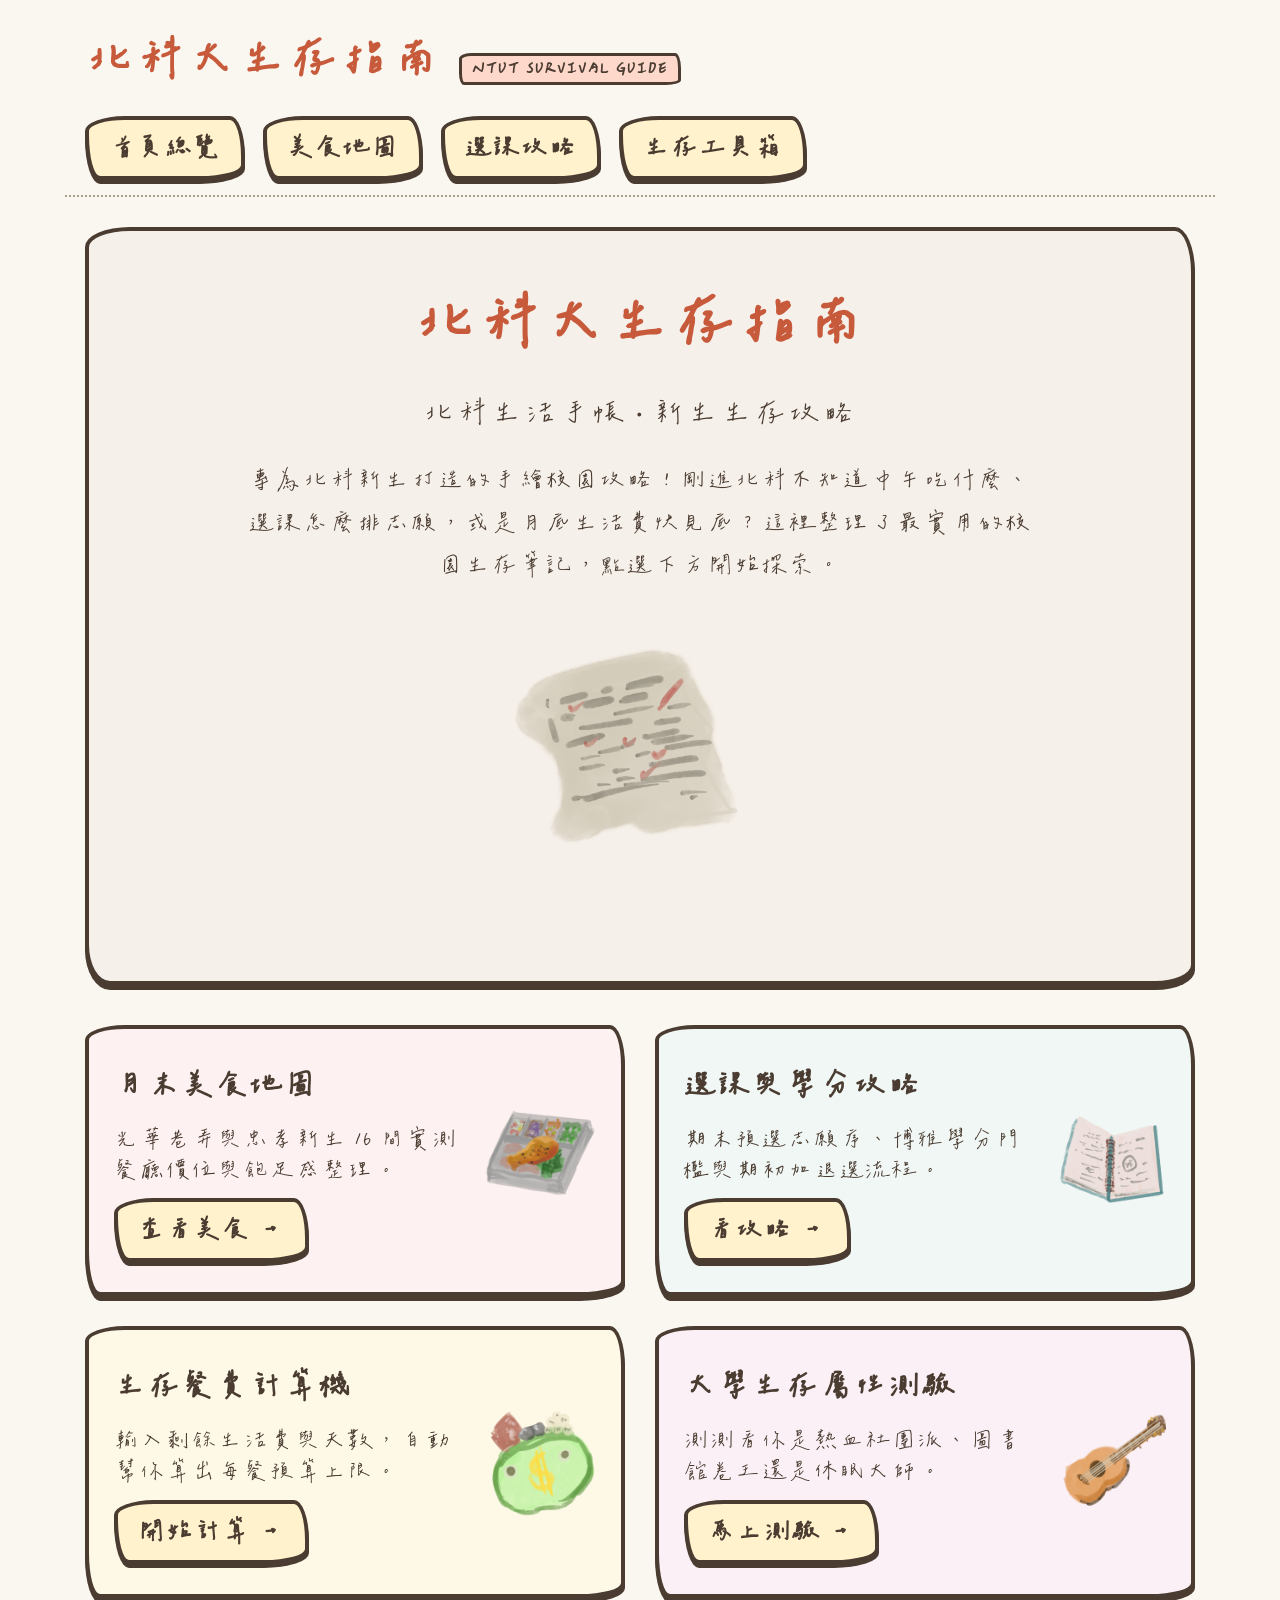
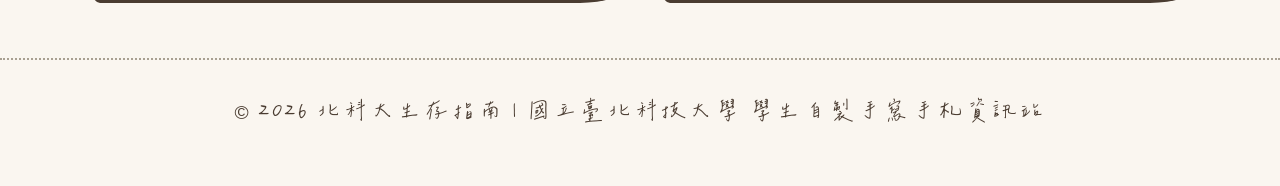
<file: Web_Programming_Midterm_Project/index.html>
<!DOCTYPE html>
<html lang="zh-TW">
<head>
  <meta charset="UTF-8">
  <meta name="viewport" content="width=device-width, initial-scale=1.0">
  <title>北科大生存指南 | 首頁</title>
  <link rel="stylesheet" href="style.css">
</head>
<body>
  <header>
    <div class="navbar">
      <div>
        <a href="index.html" class="brand-title">北科大生存指南</a>
        <span class="brand-sub">NTUT SURVIVAL GUIDE</span>
      </div>
      <nav>
        <a href="index.html" class="nav-link">首頁總覽</a>
        <a href="food.html" class="nav-link">美食地圖</a>
        <a href="courses.html" class="nav-link">選課攻略</a>
        <a href="tools.html" class="nav-link">生存工具箱</a>
      </nav>
    </div>
  </header>

  <main>
    <section class="hero-box">
      <div class="hero-title-large">北科大生存指南</div>
      <div class="hero-subtitle">北科生活手帳・新生生存攻略</div>
      <p style="margin: 0 auto; max-width: 800px;">專為北科新生打造的手繪校園攻略！剛進北科不知道中午吃什麼、選課怎麼排志願，或是月底生活費快見底？這裡整理了最實用的校園生存筆記，點選下方開始探索。</p>
      <img src="images/map.png" alt="北科大生存指南手繪大地圖" class="hero-img">
    </section>

    <section class="grid-2x2">
      <div class="sketch-box">
        <div class="card-content-wrapper">
          <div class="card-text">
            <h3>月末美食地圖</h3>
            <p style="font-size: 1.15rem; margin-bottom: 12px; line-height: 1.7;">光華巷弄與忠孝新生 16 間實測餐廳價位與飽足感整理。</p>
            <a href="food.html" class="hand-btn">查看美食 →</a>
          </div>
          <img src="images/food.png" alt="手繪便當插圖" class="card-img">
        </div>
      </div>

      <div class="sketch-box">
        <div class="card-content-wrapper">
          <div class="card-text">
            <h3>選課與學分攻略</h3>
            <p style="font-size: 1.15rem; margin-bottom: 12px; line-height: 1.7;">期末預選志願序、博雅學分門檻與期初加退選流程。</p>
            <a href="courses.html" class="hand-btn">看攻略 →</a>
          </div>
          <img src="images/courses.png" alt="手繪選課筆記插圖" class="card-img">
        </div>
      </div>

      <div class="sketch-box">
        <div class="card-content-wrapper">
          <div class="card-text">
            <h3>生存餐費計算機</h3>
            <p style="font-size: 1.15rem; margin-bottom: 12px; line-height: 1.7;">輸入剩餘生活費與天數，自動幫你算出每餐預算上限。</p>
            <a href="tools.html" class="hand-btn">開始計算 →</a>
          </div>
          <img src="images/budget.png" alt="手繪錢包插圖" class="card-img">
        </div>
      </div>

      <div class="sketch-box">
        <div class="card-content-wrapper">
          <div class="card-text">
            <h3>大學生存屬性測驗</h3>
            <p style="font-size: 1.15rem; margin-bottom: 12px; line-height: 1.7;">測測看你是熱血社團派、圖書館卷王還是休眠大師。</p>
            <a href="tools.html" class="hand-btn">馬上測驗 →</a>
          </div>
          <img src="images/quiz.png" alt="手繪吉他插圖" class="card-img">
        </div>
      </div>
    </section>
  </main>

  <footer>
    <p>© 2026 北科大生存指南 | 國立臺北科技大學 學生自製手寫手札資訊站</p>
  </footer>
</body>
</html>
</file>
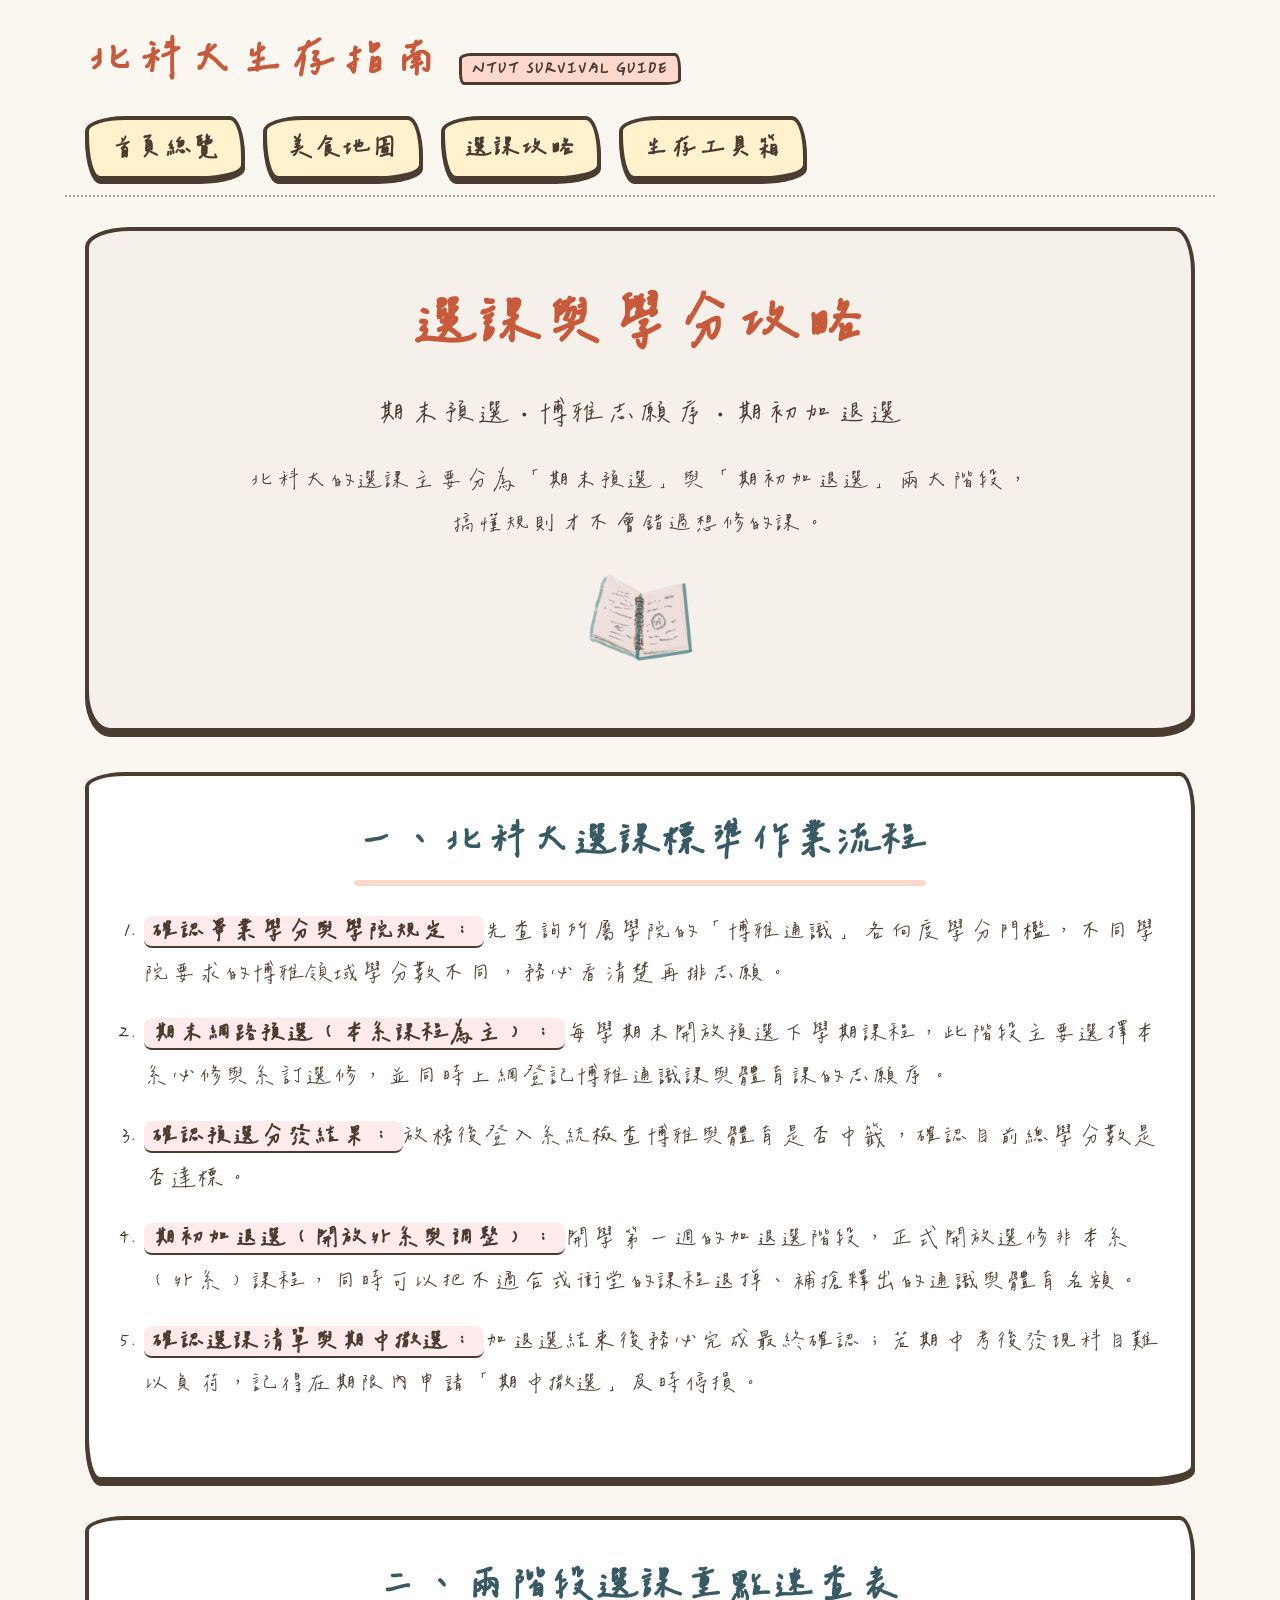
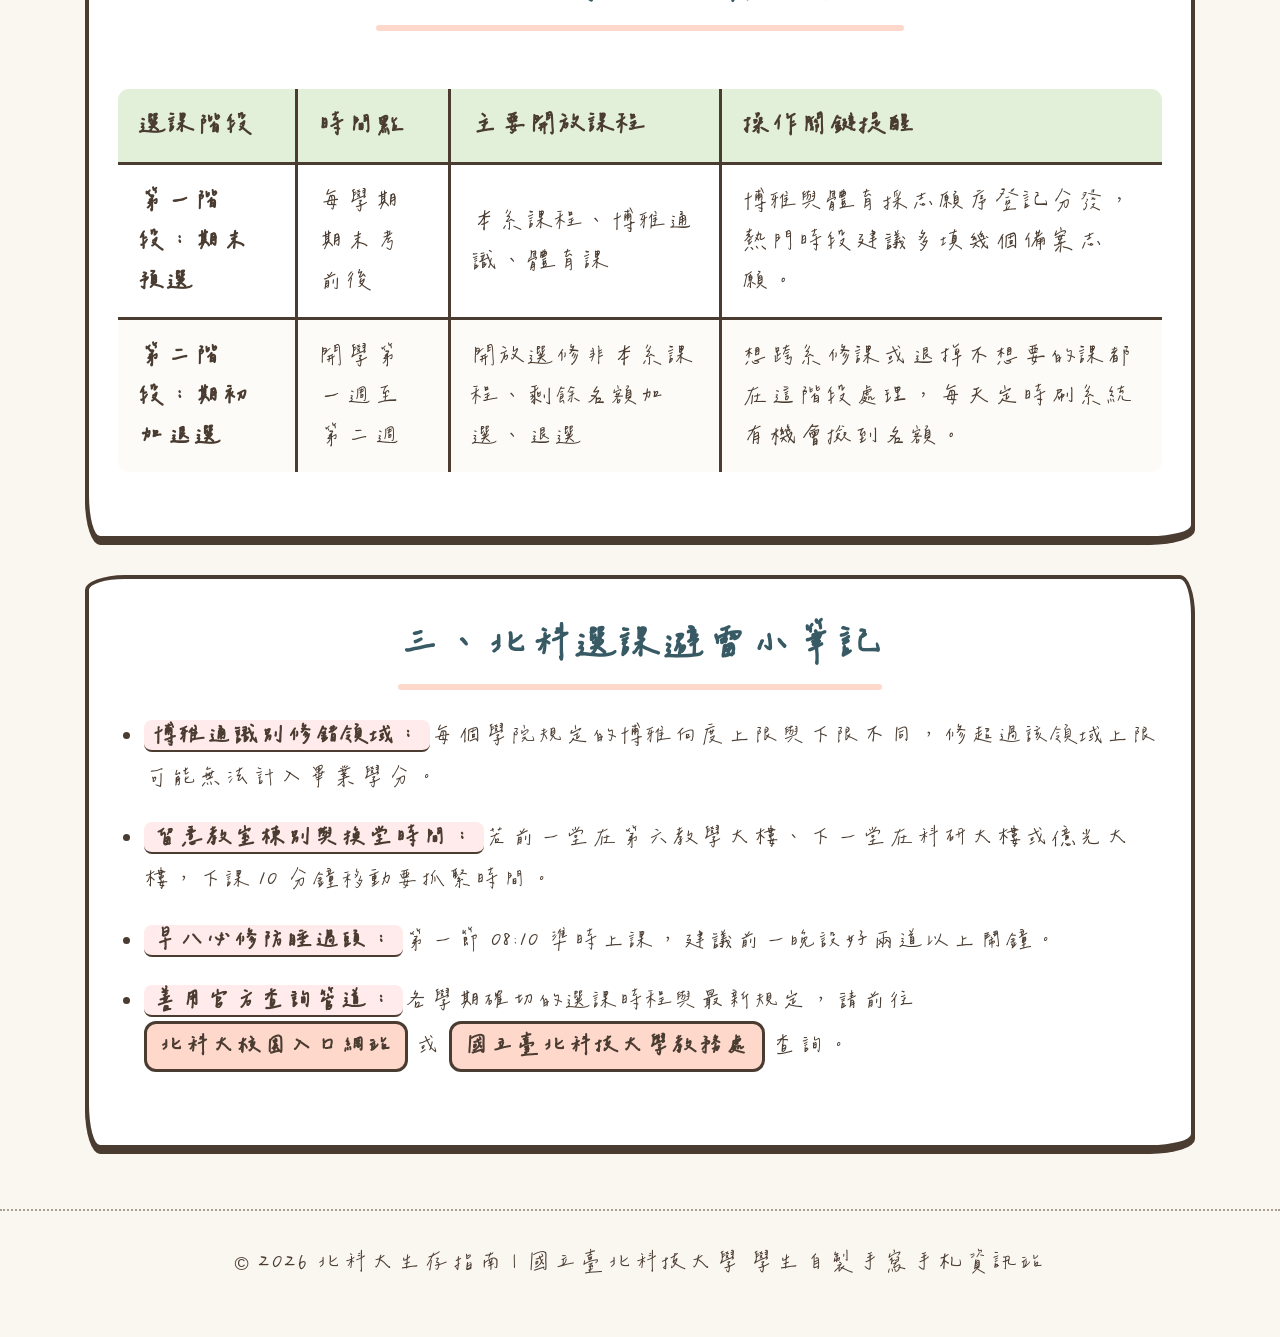
<file: Web_Programming_Midterm_Project/courses.html>
<!DOCTYPE html>
<html lang="zh-TW">
<head>
  <meta charset="UTF-8">
  <meta name="viewport" content="width=device-width, initial-scale=1.0">
  <title>北科大生存指南 | 選課攻略</title>
  <link rel="stylesheet" href="style.css">
</head>
<body>
  <header>
    <div class="navbar">
      <div>
        <a href="index.html" class="brand-title">北科大生存指南</a>
        <span class="brand-sub">NTUT SURVIVAL GUIDE</span>
      </div>
      <nav>
        <a href="index.html" class="nav-link">首頁總覽</a>
        <a href="food.html" class="nav-link">美食地圖</a>
        <a href="courses.html" class="nav-link">選課攻略</a>
        <a href="tools.html" class="nav-link">生存工具箱</a>
      </nav>
    </div>
  </header>

  <main>
    <section class="hero-box">
      <div class="hero-title-large">選課與學分攻略</div>
      <div class="hero-subtitle">期末預選・博雅志願序・期初加退選</div>
      <p style="margin: 0 auto; max-width: 800px;">北科大的選課主要分為「期末預選」與「期初加退選」兩大階段，搞懂規則才不會錯過想修的課。</p>
      <img src="images/courses.png" alt="手繪選課筆記插圖" class="card-img" style="margin: 20px auto 0 auto;">
    </section>

    <section class="sketch-box" style="margin-bottom: 35px;">
      <h2>一、北科大選課標準作業流程</h2>
      <ol>
        <li><strong>確認畢業學分與學院規定：</strong>先查詢所屬學院的「博雅通識」各向度學分門檻，不同學院要求的博雅領域學分數不同，務必看清楚再排志願。</li>
        <li><strong>期末網路預選（本系課程為主）：</strong>每學期末開放預選下學期課程，此階段主要選擇本系必修與系訂選修，並同時上網登記博雅通識課與體育課的志願序。</li>
        <li><strong>確認預選分發結果：</strong>放榜後登入系統檢查博雅與體育是否中籤，確認目前總學分數是否達標。</li>
        <li><strong>期初加退選（開放外系與調整）：</strong>開學第一週的加退選階段，正式開放選修非本系（外系）課程，同時可以把不適合或衝堂的課程退掉、補搶釋出的通識與體育名額。</li>
        <li><strong>確認選課清單與期中撤選：</strong>加退選結束後務必完成最終確認；若期中考後發現科目難以負荷，記得在期限內申請「期中撤選」及時停損。</li>
      </ol>
    </section>

    <section class="sketch-box" style="margin-bottom: 35px;">
      <h2>二、兩階段選課重點速查表</h2>
      <table>
        <thead>
          <tr>
            <th>選課階段</th>
            <th>時間點</th>
            <th>主要開放課程</th>
            <th>操作關鍵提醒</th>
          </tr>
        </thead>
        <tbody>
          <tr>
            <td><strong>第一階段：期末預選</strong></td>
            <td>每學期期末考前後</td>
            <td>本系課程、博雅通識、體育課</td>
            <td>博雅與體育採志願序登記分發，熱門時段建議多填幾個備案志願。</td>
          </tr>
          <tr>
            <td><strong>第二階段：期初加退選</strong></td>
            <td>開學第一週至第二週</td>
            <td>開放選修非本系課程、剩餘名額加選、退選</td>
            <td>想跨系修課或退掉不想要的課都在這階段處理，每天定時刷系統有機會撿到名額。</td>
          </tr>
        </tbody>
      </table>
    </section>

    <section class="sketch-box">
      <h2>三、北科選課避雷小筆記</h2>
      <ul>
        <li><strong>博雅通識別修錯領域：</strong>每個學院規定的博雅向度上限與下限不同，修超過該領域上限可能無法計入畢業學分。</li>
        <li><strong>留意教室棟別與換堂時間：</strong>若前一堂在第六教學大樓、下一堂在科研大樓或億光大樓，下課 10 分鐘移動要抓緊時間。</li>
        <li><strong>早八必修防睡過頭：</strong>第一節 08:10 準時上課，建議前一晚設好兩道以上鬧鐘。</li>
        <li><strong>善用官方查詢管道：</strong>各學期確切的選課時程與最新規定，請前往 <a href="https://nportal.ntut.edu.tw/" target="_blank">北科大校園入口網站</a> 或 <a href="https://oaa.ntut.edu.tw/" target="_blank">國立臺北科技大學教務處</a> 查詢。</li>
      </ul>
    </section>
  </main>

  <footer>
    <p>© 2026 北科大生存指南 | 國立臺北科技大學 學生自製手寫手札資訊站</p>
  </footer>
</body>
</html>
</file>
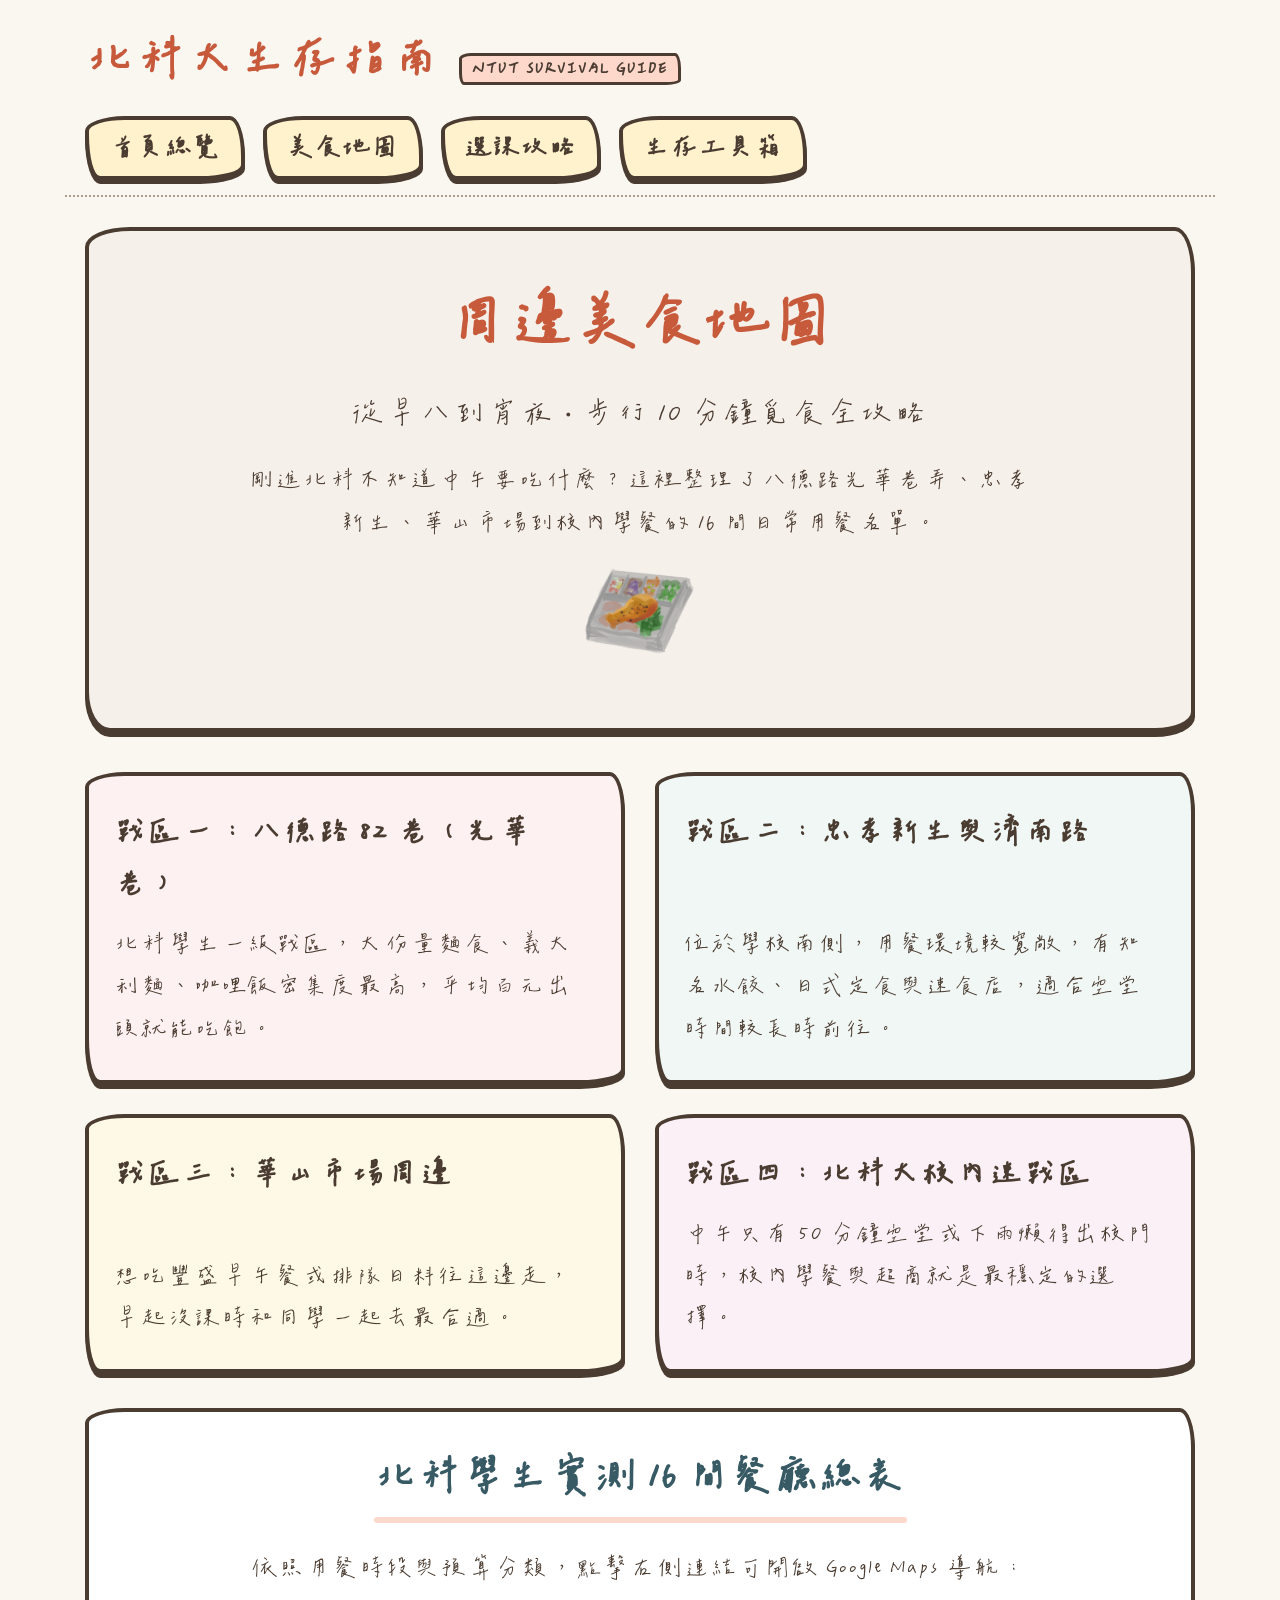
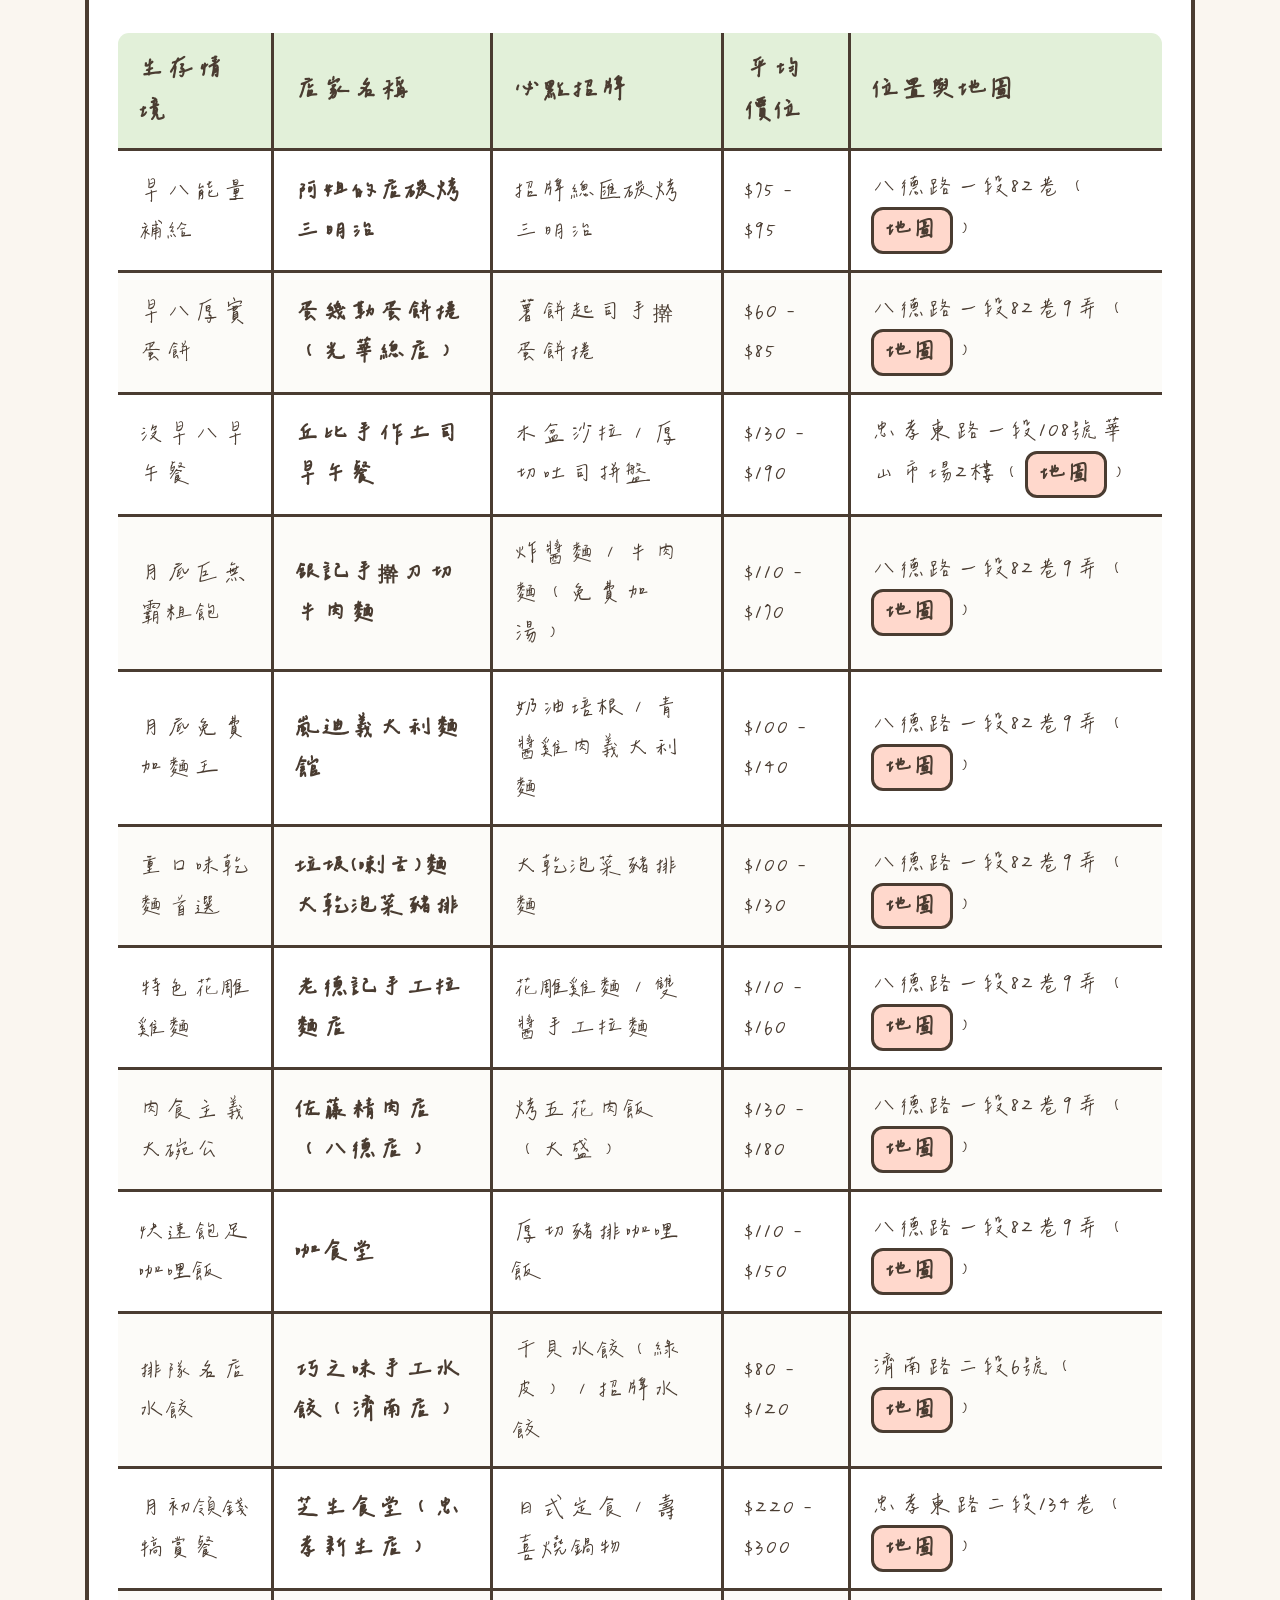
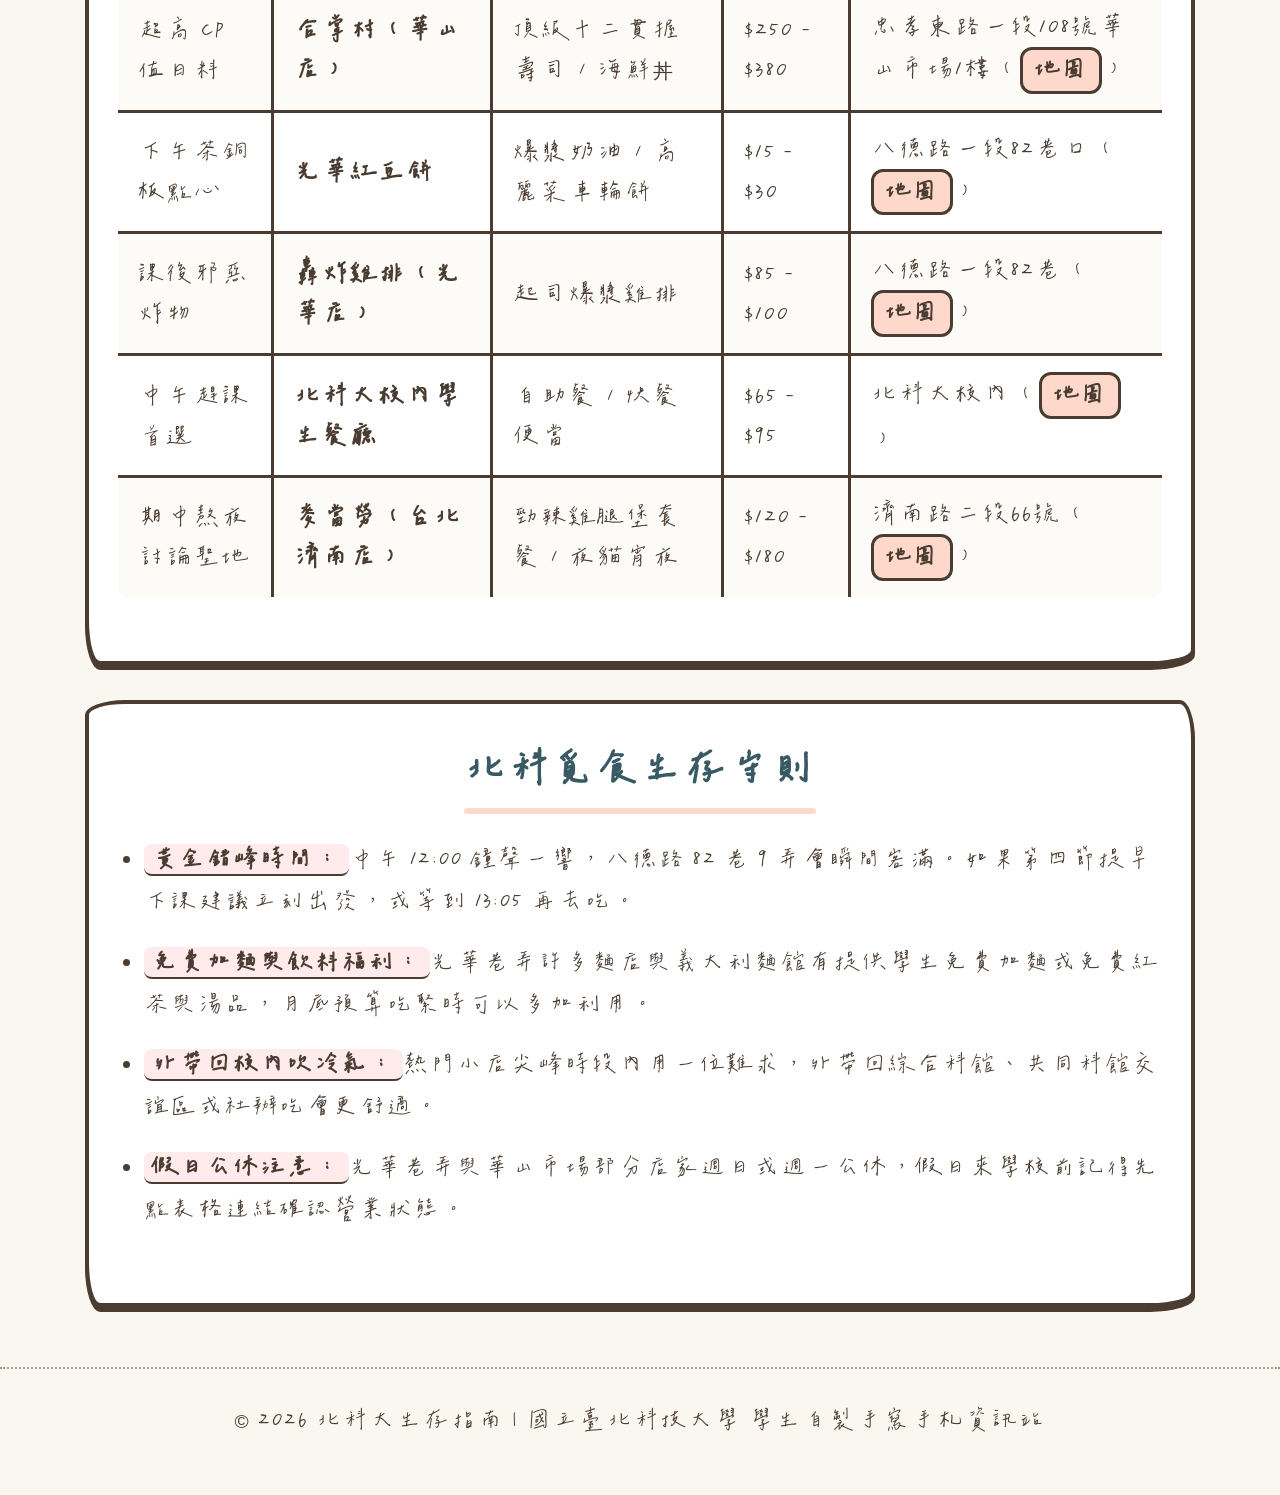
<file: Web_Programming_Midterm_Project/food.html>
<!DOCTYPE html>
<html lang="zh-TW">
<head>
  <meta charset="UTF-8">
  <meta name="viewport" content="width=device-width, initial-scale=1.0">
  <title>北科大生存指南 | 周邊美食地圖</title>
  <link rel="stylesheet" href="style.css">
</head>
<body>
  <header>
    <div class="navbar">
      <div>
        <a href="index.html" class="brand-title">北科大生存指南</a>
        <span class="brand-sub">NTUT SURVIVAL GUIDE</span>
      </div>
      <nav>
        <a href="index.html" class="nav-link">首頁總覽</a>
        <a href="food.html" class="nav-link">美食地圖</a>
        <a href="courses.html" class="nav-link">選課攻略</a>
        <a href="tools.html" class="nav-link">生存工具箱</a>
      </nav>
    </div>
  </header>

  <main>
    <section class="hero-box">
      <div class="hero-title-large">周邊美食地圖</div>
      <div class="hero-subtitle">從早八到宵夜・步行 10 分鐘覓食全攻略</div>
      <p style="margin: 0 auto; max-width: 800px;">剛進北科不知道中午要吃什麼？這裡整理了八德路光華巷弄、忠孝新生、華山市場到校內學餐的 16 間日常用餐名單。</p>
      <img src="images/food.png" alt="北科大周邊美食手繪插圖" class="card-img" style="margin: 20px auto 0 auto;">
    </section>

    <section class="grid-2x2">
      <div class="sketch-box">
        <h3>戰區一：八德路 82 巷（光華巷）</h3>
        <p style="margin-bottom: 0;">北科學生一級戰區，大份量麵食、義大利麵、咖哩飯密集度最高，平均百元出頭就能吃飽。</p>
      </div>
      <div class="sketch-box">
        <h3>戰區二：忠孝新生與濟南路</h3>
        <p style="margin-bottom: 0;">位於學校南側，用餐環境較寬敞，有知名水餃、日式定食與速食店，適合空堂時間較長時前往。</p>
      </div>
      <div class="sketch-box">
        <h3>戰區三：華山市場周邊</h3>
        <p style="margin-bottom: 0;">想吃豐盛早午餐或排隊日料往這邊走，早起沒課時和同學一起去最合適。</p>
      </div>
      <div class="sketch-box">
        <h3>戰區四：北科大校內速戰區</h3>
        <p style="margin-bottom: 0;">中午只有 50 分鐘空堂或下雨懶得出校門時，校內學餐與超商就是最穩定的選擇。</p>
      </div>
    </section>

    <section class="sketch-box" style="margin-bottom: 35px;">
      <h2>北科學生實測 16 間餐廳總表</h2>
      <p style="text-align: center; margin-bottom: 10px;">依照用餐時段與預算分類，點擊右側連結可開啟 Google Maps 導航：</p>
      
      <table>
        <thead>
          <tr>
            <th>生存情境</th>
            <th>店家名稱</th>
            <th>必點招牌</th>
            <th>平均價位</th>
            <th>位置與地圖</th>
          </tr>
        </thead>
        <tbody>
          <tr>
            <td>早八能量補給</td>
            <td><strong>阿姐的店碳烤三明治</strong></td>
            <td>招牌總匯碳烤三明治</td>
            <td>$75 - $95</td>
            <td>八德路一段82巷（<a href="https://maps.google.com/?q=阿姐的店碳烤三明治" target="_blank">地圖</a>）</td>
          </tr>
          <tr>
            <td>早八厚實蛋餅</td>
            <td><strong>蛋幾勒蛋餅捲（光華總店）</strong></td>
            <td>薯餅起司手擀蛋餅捲</td>
            <td>$60 - $85</td>
            <td>八德路一段82巷9弄（<a href="https://maps.google.com/?q=蛋幾勒蛋餅捲光華" target="_blank">地圖</a>）</td>
          </tr>
          <tr>
            <td>沒早八早午餐</td>
            <td><strong>丘比手作土司早午餐</strong></td>
            <td>木盆沙拉／厚切吐司拼盤</td>
            <td>$130 - $190</td>
            <td>忠孝東路一段108號華山市場2樓（<a href="https://maps.google.com/?q=丘比手作土司早午餐" target="_blank">地圖</a>）</td>
          </tr>
          <tr>
            <td>月底巨無霸粗飽</td>
            <td><strong>銀記手擀刀切牛肉麵</strong></td>
            <td>炸醬麵／牛肉麵（免費加湯）</td>
            <td>$110 - $170</td>
            <td>八德路一段82巷9弄（<a href="https://maps.google.com/?q=銀記手擀刀切牛肉麵" target="_blank">地圖</a>）</td>
          </tr>
          <tr>
            <td>月底免費加麵王</td>
            <td><strong>嵐迪義大利麵館</strong></td>
            <td>奶油培根／青醬雞肉義大利麵</td>
            <td>$100 - $140</td>
            <td>八德路一段82巷9弄（<a href="https://maps.google.com/?q=嵐迪義大利麵館" target="_blank">地圖</a>）</td>
          </tr>
          <tr>
            <td>重口味乾麵首選</td>
            <td><strong>垃圾(喇舌)麵 大乾泡菜豬排</strong></td>
            <td>大乾泡菜豬排麵</td>
            <td>$100 - $130</td>
            <td>八德路一段82巷9弄（<a href="https://maps.google.com/?q=垃圾麵光華" target="_blank">地圖</a>）</td>
          </tr>
          <tr>
            <td>特色花雕雞麵</td>
            <td><strong>老德記手工拉麵店</strong></td>
            <td>花雕雞麵／雙醬手工拉麵</td>
            <td>$110 - $160</td>
            <td>八德路一段82巷9弄（<a href="https://maps.google.com/?q=老德記手工拉麵店" target="_blank">地圖</a>）</td>
          </tr>
          <tr>
            <td>肉食主義大碗公</td>
            <td><strong>佐藤精肉店（八德店）</strong></td>
            <td>烤五花肉飯（大盛）</td>
            <td>$130 - $180</td>
            <td>八德路一段82巷9弄（<a href="https://maps.google.com/?q=佐藤精肉店八德" target="_blank">地圖</a>）</td>
          </tr>
          <tr>
            <td>快速飽足咖哩飯</td>
            <td><strong>咖食堂</strong></td>
            <td>厚切豬排咖哩飯</td>
            <td>$110 - $150</td>
            <td>八德路一段82巷9弄（<a href="https://maps.google.com/?q=咖食堂八德" target="_blank">地圖</a>）</td>
          </tr>
          <tr>
            <td>排隊名店水餃</td>
            <td><strong>巧之味手工水餃（濟南店）</strong></td>
            <td>干貝水餃（綠皮）／招牌水餃</td>
            <td>$80 - $120</td>
            <td>濟南路二段6號（<a href="https://maps.google.com/?q=巧之味手工水餃濟南店" target="_blank">地圖</a>）</td>
          </tr>
          <tr>
            <td>月初領錢犒賞餐</td>
            <td><strong>芝生食堂（忠孝新生店）</strong></td>
            <td>日式定食／壽喜燒鍋物</td>
            <td>$220 - $300</td>
            <td>忠孝東路二段134巷（<a href="https://maps.google.com/?q=芝生食堂忠孝新生" target="_blank">地圖</a>）</td>
          </tr>
          <tr>
            <td>超高 CP 值日料</td>
            <td><strong>合掌村（華山店）</strong></td>
            <td>頂級十二貫握壽司／海鮮丼</td>
            <td>$250 - $380</td>
            <td>忠孝東路一段108號華山市場1樓（<a href="https://maps.google.com/?q=合掌村華山" target="_blank">地圖</a>）</td>
          </tr>
          <tr>
            <td>下午茶銅板點心</td>
            <td><strong>光華紅豆餅</strong></td>
            <td>爆漿奶油／高麗菜車輪餅</td>
            <td>$15 - $30</td>
            <td>八德路一段82巷口（<a href="https://maps.google.com/?q=光華紅豆餅" target="_blank">地圖</a>）</td>
          </tr>
          <tr>
            <td>課後邪惡炸物</td>
            <td><strong>轟炸雞排（光華店）</strong></td>
            <td>起司爆漿雞排</td>
            <td>$85 - $100</td>
            <td>八德路一段82巷（<a href="https://maps.google.com/?q=轟炸雞排光華" target="_blank">地圖</a>）</td>
          </tr>
          <tr>
            <td>中午趕課首選</td>
            <td><strong>北科大校內學生餐廳</strong></td>
            <td>自助餐／快餐便當</td>
            <td>$65 - $95</td>
            <td>北科大校內（<a href="https://maps.google.com/?q=國立臺北科技大學" target="_blank">地圖</a>）</td>
          </tr>
          <tr>
            <td>期中熬夜討論聖地</td>
            <td><strong>麥當勞（台北濟南店）</strong></td>
            <td>勁辣雞腿堡套餐／夜貓宵夜</td>
            <td>$120 - $180</td>
            <td>濟南路二段66號（<a href="https://maps.google.com/?q=麥當勞台北濟南店" target="_blank">地圖</a>）</td>
          </tr>
        </tbody>
      </table>
    </section>

    <section class="sketch-box">
      <h2>北科覓食生存守則</h2>
      <ul>
        <li><strong>黃金錯峰時間：</strong>中午 12:00 鐘聲一響，八德路 82 巷 9 弄會瞬間客滿。如果第四節提早下課建議立刻出發，或等到 13:05 再去吃。</li>
        <li><strong>免費加麵與飲料福利：</strong>光華巷弄許多麵店與義大利麵館有提供學生免費加麵或免費紅茶與湯品，月底預算吃緊時可以多加利用。</li>
        <li><strong>外帶回校內吹冷氣：</strong>熱門小店尖峰時段內用一位難求，外帶回綜合科館、共同科館交誼區或社辦吃會更舒適。</li>
        <li><strong>假日公休注意：</strong>光華巷弄與華山市場部分店家週日或週一公休，假日來學校前記得先點表格連結確認營業狀態。</li>
      </ul>
    </section>
  </main>

  <footer>
    <p>© 2026 北科大生存指南 | 國立臺北科技大學 學生自製手寫手札資訊站</p>
  </footer>
</body>
</html>
</file>
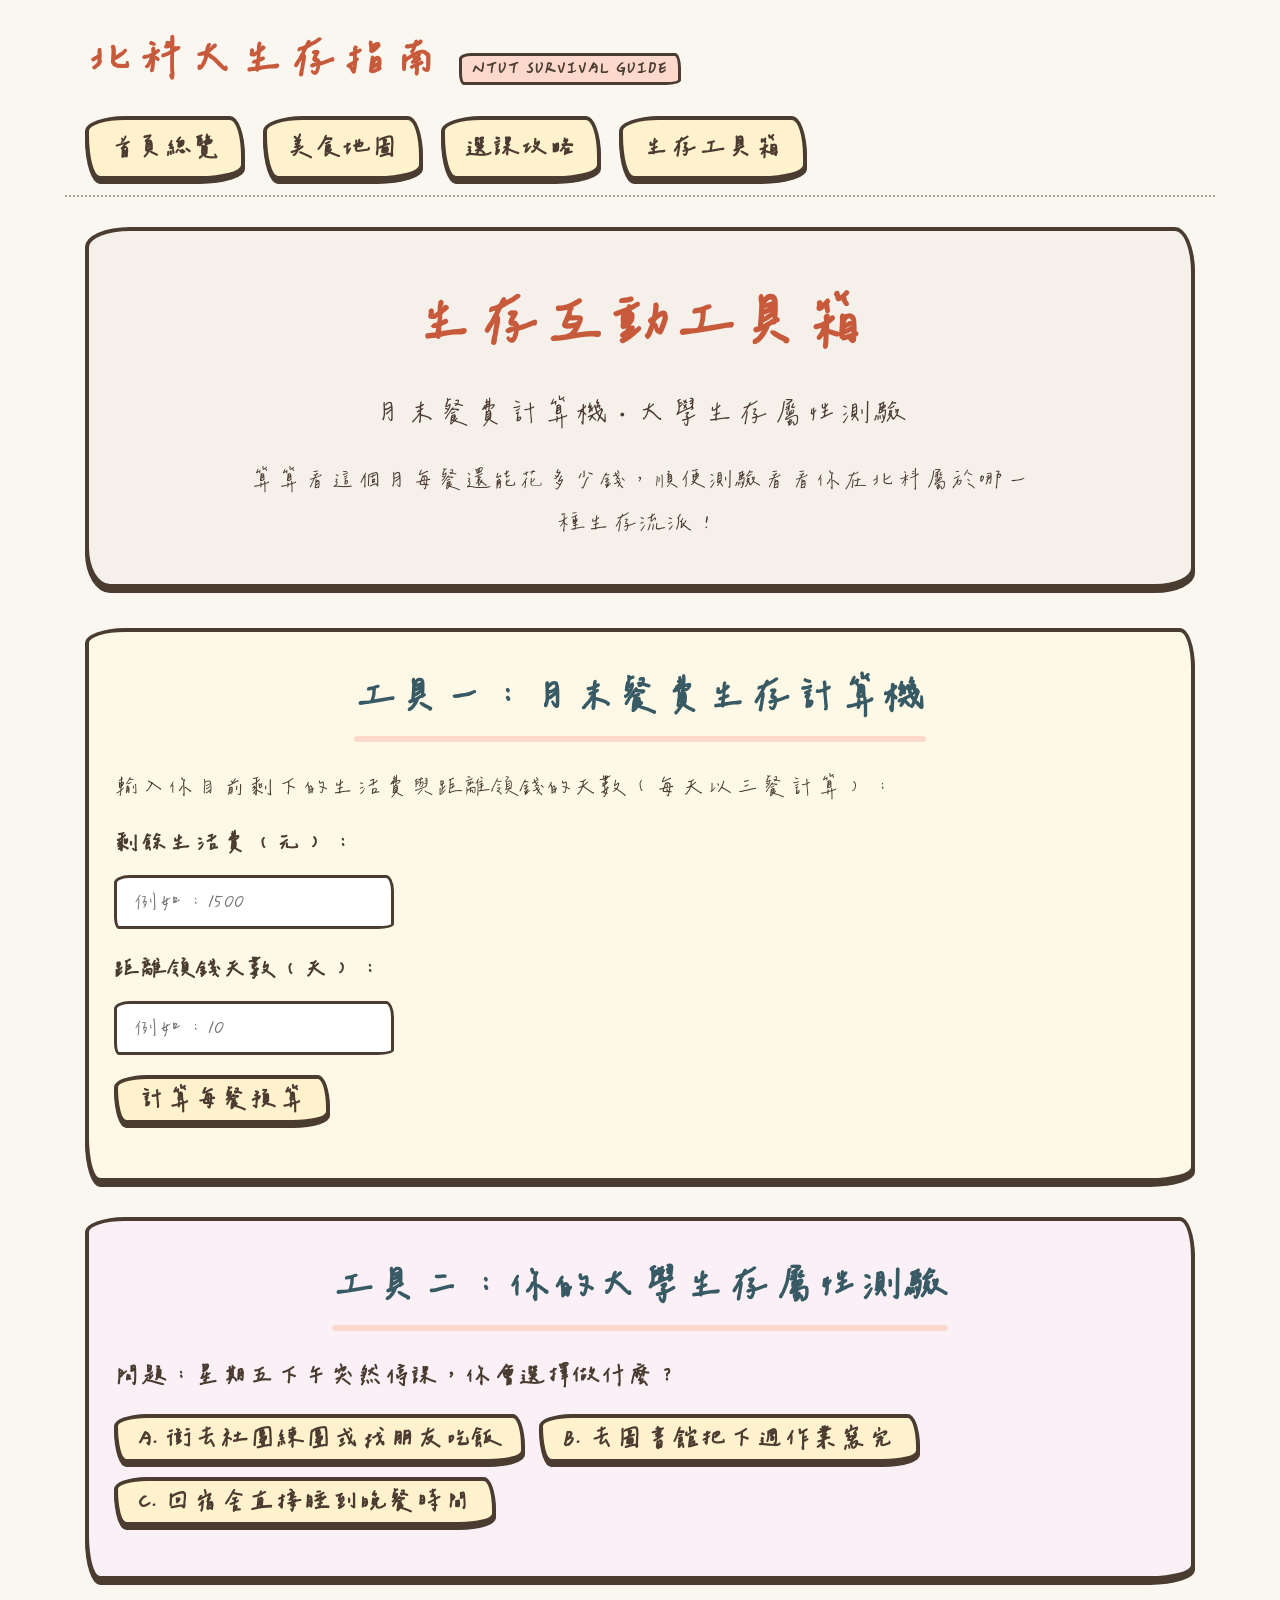
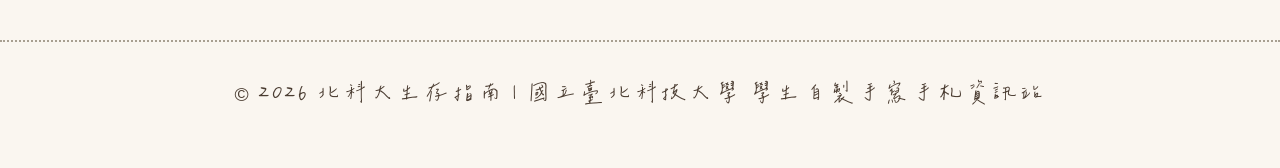
<file: Web_Programming_Midterm_Project/tools.html>
<!DOCTYPE html>
<html lang="zh-TW">
<head>
  <meta charset="UTF-8">
  <meta name="viewport" content="width=device-width, initial-scale=1.0">
  <title>北科大生存指南 | 生存工具箱</title>
  <link rel="stylesheet" href="style.css">
</head>
<body>
  <header>
    <div class="navbar">
      <div>
        <a href="index.html" class="brand-title">北科大生存指南</a>
        <span class="brand-sub">NTUT SURVIVAL GUIDE</span>
      </div>
      <nav>
        <a href="index.html" class="nav-link">首頁總覽</a>
        <a href="food.html" class="nav-link">美食地圖</a>
        <a href="courses.html" class="nav-link">選課攻略</a>
        <a href="tools.html" class="nav-link">生存工具箱</a>
      </nav>
    </div>
  </header>

  <main>
    <section class="hero-box">
      <div class="hero-title-large">生存互動工具箱</div>
      <div class="hero-subtitle">月末餐費計算機・大學生存屬性測驗</div>
      <p style="margin: 0 auto; max-width: 800px;">算算看這個月每餐還能花多少錢，順便測驗看看你在北科屬於哪一種生存流派！</p>
    </section>

    <section class="sketch-box" style="margin-bottom: 35px; background-color: #fef9e7;">
      <h2>工具一：月末餐費生存計算機</h2>
      <div class="card-content-wrapper">
        <div class="card-text">
          <p style="margin-bottom: 15px;">輸入你目前剩下的生活費與距離領錢的天數（每天以三餐計算）：</p>
          
          <div>
            <label for="moneyInput"><strong>剩餘生活費（元）：</strong></label><br>
            <input type="number" id="moneyInput" placeholder="例如：1500">
          </div>
          <div>
            <label for="daysInput"><strong>距離領錢天數（天）：</strong></label><br>
            <input type="number" id="daysInput" placeholder="例如：10">
          </div>
          
          <button id="calcBtn" class="hand-btn">計算每餐預算</button>
          <p id="budgetResult" style="margin-top: 20px; font-weight: bold; font-size: 1.35rem;"></p>
        </div>
      </div>
    </section>

    <section class="sketch-box" style="background-color: #fbf0f6;">
      <h2>工具二：你的大學生存屬性測驗</h2>
      <div class="card-content-wrapper">
        <div class="card-text">
          <p style="margin-bottom: 16px;"><strong>問題：星期五下午突然停課，你會選擇做什麼？</strong></p>
          
          <div style="display: flex; gap: 14px; flex-wrap: wrap; margin-bottom: 20px;">
            <button class="hand-btn quiz-btn" data-type="club">A. 衝去社團練團或找朋友吃飯</button>
            <button class="hand-btn quiz-btn" data-type="study">B. 去圖書館把下週作業寫完</button>
            <button class="hand-btn quiz-btn" data-type="sleep">C. 回宿舍直接睡到晚餐時間</button>
          </div>

          <div id="quizResultBox" style="display: none; background-color: #ffffff; padding: 20px; border-radius: 20px; border: 3px dashed #4a3c31;">
            <h3 id="quizTitle"></h3>
            <p id="quizDesc" style="margin-bottom: 0;"></p>
          </div>
        </div>
      </div>
    </section>
  </main>

  <footer>
    <p>© 2026 北科大生存指南 | 國立臺北科技大學 學生自製手寫手札資訊站</p>
  </footer>

  <script src="script.js"></script>
</body>
</html>
</file>
<file: Web_Programming_Midterm_Project/style.css>
* {
  box-sizing: border-box;
  margin: 0;
  padding: 0;
}

@font-face {
  font-family: 'MyCustomHandwriting'; 
  src: url('fonts/ChenYuluoyan-Thin-Monospaced.ttf') format('truetype');
  font-weight: normal;
  font-style: normal;
  size-adjust: 135%;
}

body {
  font-family: 'MyCustomHandwriting', 'Noto Sans TC', sans-serif;
  background-color: #faf6f0; 
  color: #4a3c31;            
  font-size: 19px;
  line-height: 2.2;          /* 大幅加寬行距，手寫字不擠壓 */
  letter-spacing: 2px;       /* 增加字距，讓字體更舒展好讀 */
}

/* 頂部極細 dotted 分隔線與簡約手寫導覽 */
header {
  max-width: 1150px;
  margin: 0 auto 30px auto;
  border-bottom: 2.5px dotted #a89f91; /* 虛線 */
  padding: 20px 20px 15px 20px;
}

.navbar {
  display: flex;
  justify-content: space-between;
  align-items: center;
  flex-wrap: wrap;
  gap: 15px;
}

/* 拿掉生硬按鈕，改為自然手寫風 A 連結 */
.brand-title {
  font-size: 2.3rem;
  font-weight: bold;
  text-decoration: none;
  color: #c85a3c;
  display: inline-flex;
  align-items: center;
}

.brand-sub {
  font-size: 0.95rem;
  background-color: #ffd8cc;
  color: #4a3c31;
  padding: 3px 10px;
  border: 3px solid #4a3c31; 
  border-radius: 12px 6px 15px 5px / 6px 15px 5px 12px;
  margin-left: 10px;
  font-weight: bold;
}

nav {
  display: flex;
  gap: 18px;
  flex-wrap: wrap;
}

/* 圓潤按鈕導覽 */
.nav-link, .hand-btn {
  display: inline-block;
  font-family: inherit;
  letter-spacing: inherit;   
  text-decoration: none;
  color: #4a3c31;
  background-color: #fff2cc;
  padding: 6px 20px;
  font-size: 1.25rem;
  font-weight: bold;
  cursor: pointer;
  border: 4px solid #4a3c31;
  border-radius: 40px 15px 45px 15px / 15px 40px 15px 45px;
  box-shadow: 0 4px 0 #4a3c31;
  transition: transform 0.1s ease, box-shadow 0.1s ease;
}

.nav-link:hover, .hand-btn:hover {
  transform: translateY(-2px) rotate(-1.5deg);
  background-color: #ffe066;
  box-shadow: 0 6px 0 #4a3c31;
}

.nav-link:active, .hand-btn:active {
  transform: translateY(2px);
  box-shadow: 0 2px 0 #4a3c31;
}

/* 主要內容區 */
main {
  max-width: 1150px;
  margin: 0 auto;
  padding: 0 20px;
}

/* 標題與裝飾 */
h2 {
  font-size: 2rem;
  margin: 0 auto 24px auto;
  color: #385a64;
  text-align: center;
  align-self: center;
}

h2::after {
  content: "";
  display: block;
  width: 100%;
  height: 6px;
  background-color: #ffd8cc;
  border-radius: 3px;
  margin-top: 4px;
}

h3 {
  font-size: 1.5rem;
  margin-bottom: 12px;
  color: #4a3c31;
}

p {
  font-size: 1.2rem;
  margin-bottom: 24px;
  line-height: 2.2;
}

li {
  font-size: 1.2rem;
  margin-bottom: 18px;
  line-height: 2.2;
}

/* 手繪大橫幅 Banner */
.hero-box {
  background-color: #f6f0ea; 
  padding: 40px;
  margin-bottom: 40px;
  border: 4px solid #4a3c31;
  border-radius: 45px 20px 40px 25px / 20px 45px 20px 40px;
  box-shadow: 0 5px 0 #4a3c31;
  text-align: center; 
}

.hero-title-large {
  font-size: 3rem;
  color: #c85a3c;
  margin-bottom: 10px;
  font-weight: bold;
}

.hero-subtitle {
  font-size: 1.5rem;
  color: #4a3c31;
  margin-bottom: 20px;
}

.hero-img {
  width: 320px;
  max-width: 100%;
  height: auto;
  display: block;
  margin: 25px auto 10px auto; /* 置中大插圖 */
}

/* 2x2 不規則網格 */
.grid-2x2 {
  display: grid;
  grid-template-columns: repeat(2, 1fr);
  gap: 30px;
  margin: 35px 0;
}

/* 泡泡框 card */
.sketch-box {
  padding: 30px 25px;
  border: 4px solid #4a3c31;
  border-radius: 40px 15px 45px 15px / 15px 40px 15px 45px; /* 泡泡圓角 */
  box-shadow: 0 5px 0 #4a3c31;
  transition: transform 0.15s ease, box-shadow 0.15s ease;
  background-color: #ffffff;
  display: flex;
  flex-direction: column;
  justify-content: space-between;
}

/* 便條紙配色，100% 呼應 image_1.png 的溫馨粉彩 */
.grid-2x2 .sketch-box:nth-child(1) { background-color: #fef1f1; }
.grid-2x2 .sketch-box:nth-child(2) { background-color: #f1f7f5; }
.grid-2x2 .sketch-box:nth-child(3) { background-color: #fef9e7; }
.grid-2x2 .sketch-box:nth-child(4) { background-color: #fbf0f6; }

.sketch-box:hover {
  transform: translateY(-3px) rotate(-1deg);
  box-shadow: 0 8px 0 #4a3c31;
}

/* 卡片內的手繪小插圖與內文左右排版，與 image_1.png 完美呼應 */
.card-content-wrapper {
  display: flex;
  align-items: center;
  justify-content: space-between;
  gap: 15px;
  text-align: left;
}

.card-text {
  flex: 1;
}

.card-img {
  width: 110px;
  height: 110px;
  object-fit: contain;
  flex-shrink: 0;
}

/* 表格樣式：同樣套用 100% 手繪外型 */
table {
  width: 100%;
  border-collapse: collapse;
  margin: 30px 0;
  background-color: #ffffff;
  border: 4px solid #4a3c31;
  border-radius: 15px;
  overflow: hidden;
}

th, td {
  border: 3px solid #4a3c31;
  padding: 16px 20px;
  text-align: left;
  line-height: 2.0;
}

th {
  background-color: #e2f0d9; 
  color: #4a3c31;
  font-size: 1.3rem;
  font-weight: bold;
}

td {
  font-size: 1.25rem;
}

tbody tr:nth-child(even) {
  background-color: #fcfbf8;
}

tbody tr:hover {
  background-color: #fff2cc;
}

/* 彩色小標籤 / 地圖按鈕 */
td a, li a {
  display: inline-block;
  background-color: #ffd8cc;
  color: #4a3c31;
  padding: 2px 12px;
  border: 3px solid #4a3c31;
  border-radius: 12px;
  text-decoration: none;
  font-weight: bold;
  font-size: 1.15rem;
}

td a:hover, li a:hover {
  background-color: #ffbeaa;
  transform: rotate(-1.5deg);
}

/* 清單 bullet 手繪感 */
ul, ol {
  margin-left: 30px;
  margin-bottom: 25px;
}

li strong {
  background-color: #ffebeb;
  padding: 2px 8px;
  border-radius: 8px;
  border-bottom: 2px solid #4a3c31;
}

/* 輸入框 */
input[type="number"] {
  padding: 10px 16px;
  border: 3px solid #4a3c31;
  border-radius: 16px 8px 16px 5px / 8px 16px 5px 12px;
  background-color: #ffffff;
  font-size: 1.2rem;
  font-family: inherit;
  margin: 10px 0 20px 0;
  width: 100%;
  max-width: 280px;
}

/* 頁尾 */
footer {
  border-top: 2.5px dotted #a89f91;
  margin-top: 60px;
  padding: 30px 20px;
  text-align: center;
  background-color: #faf6f0;
}
</file>
